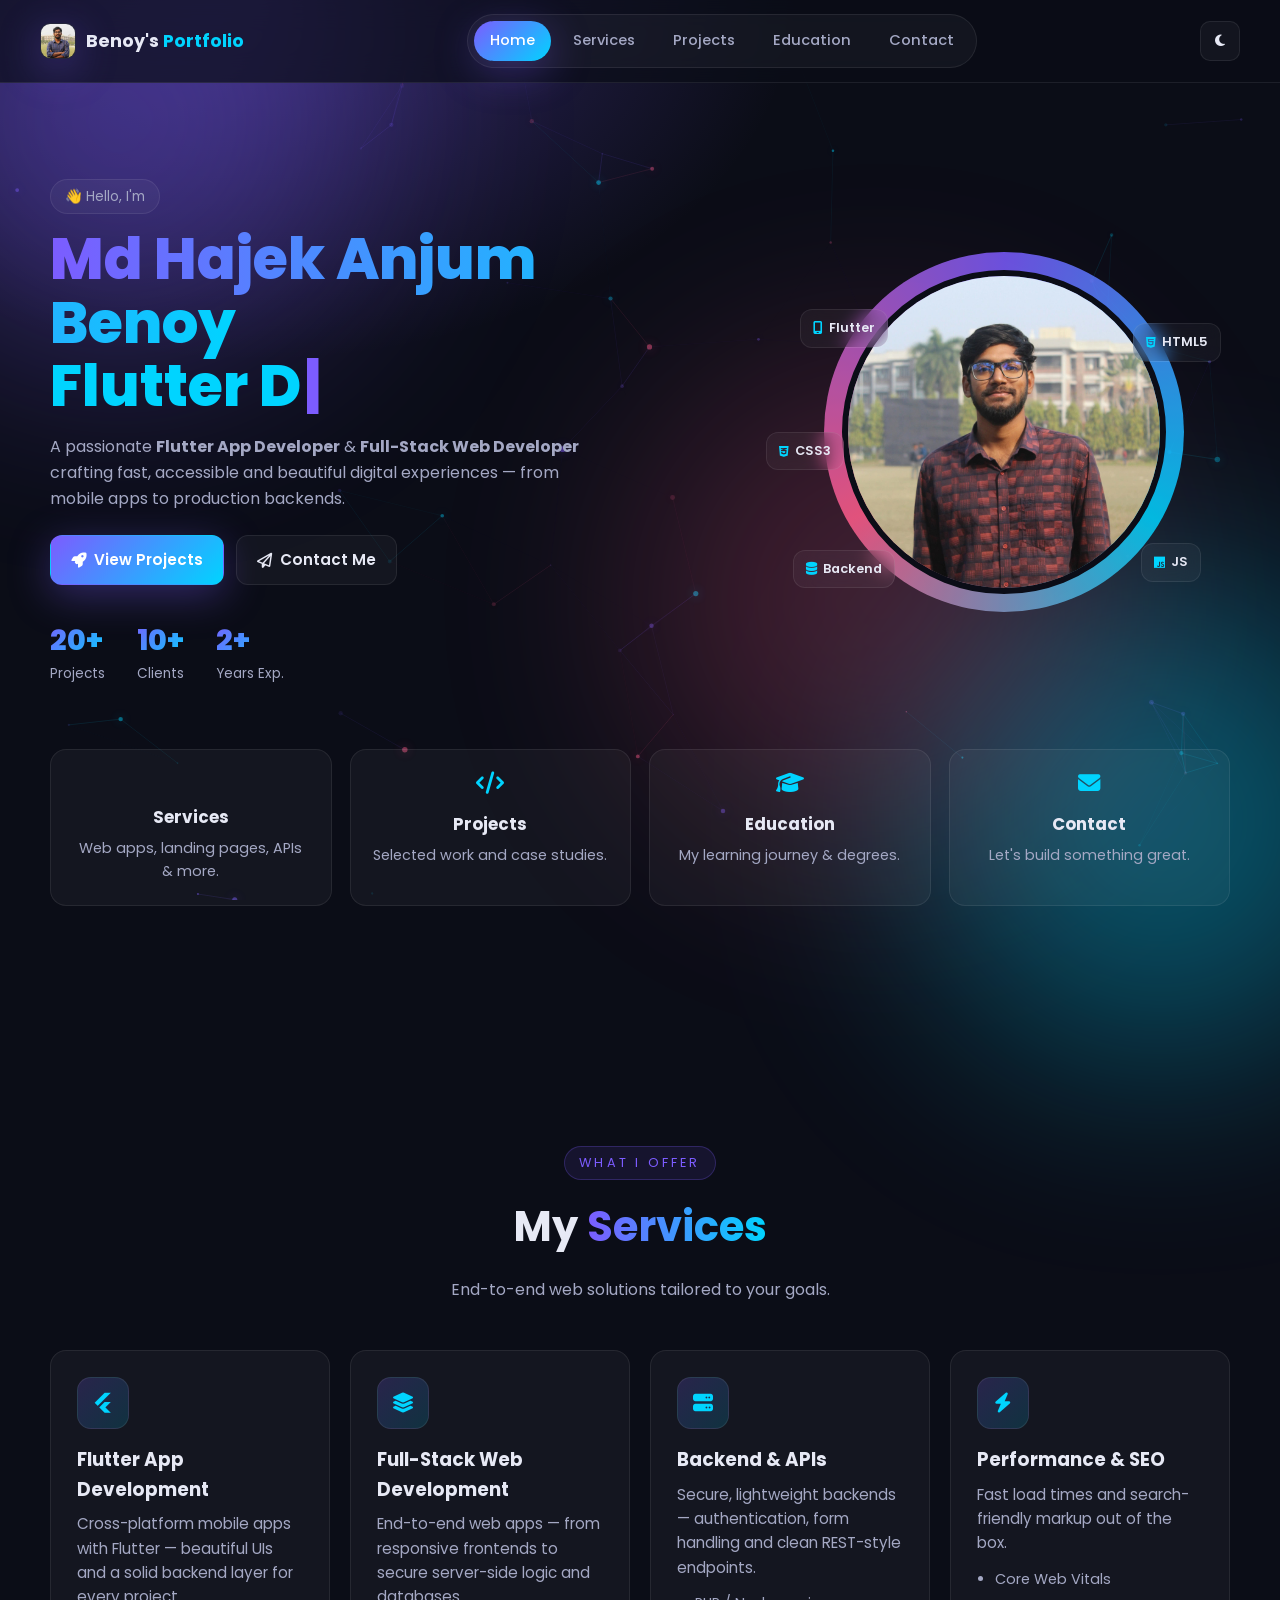
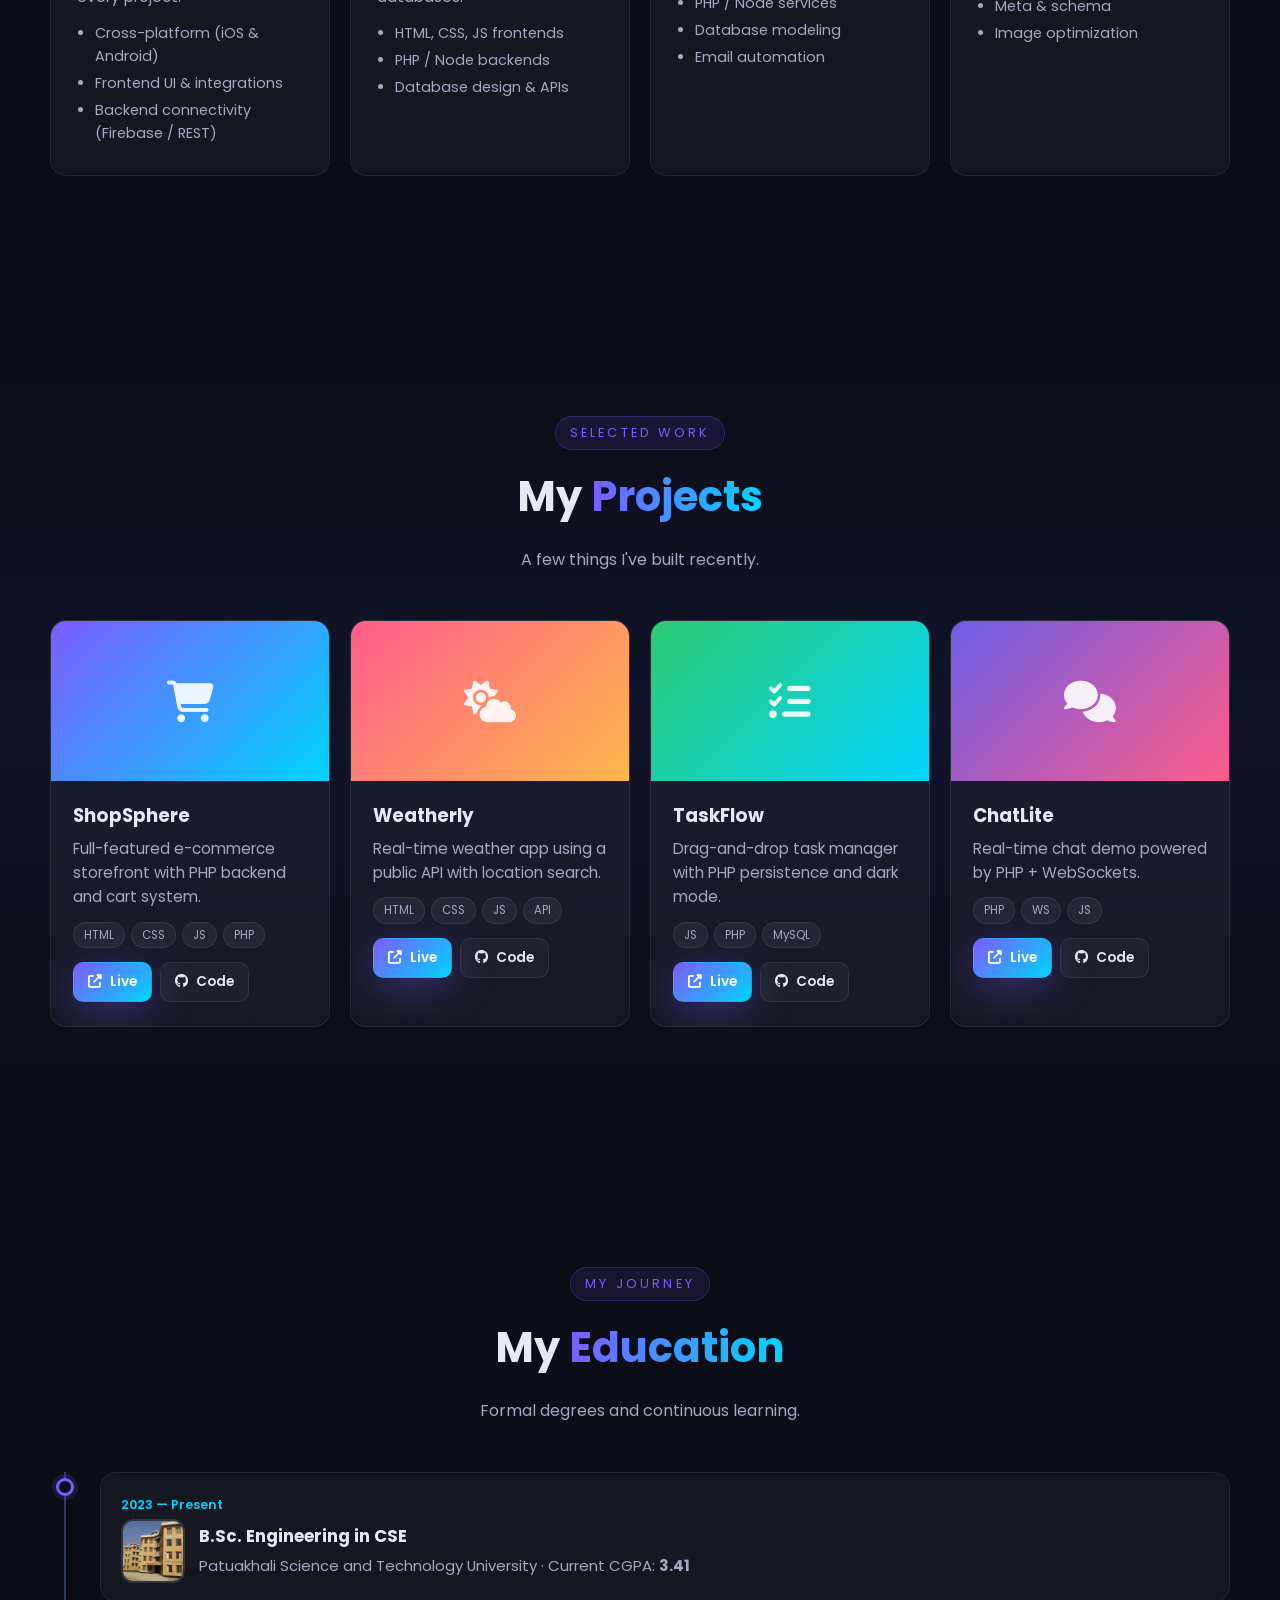
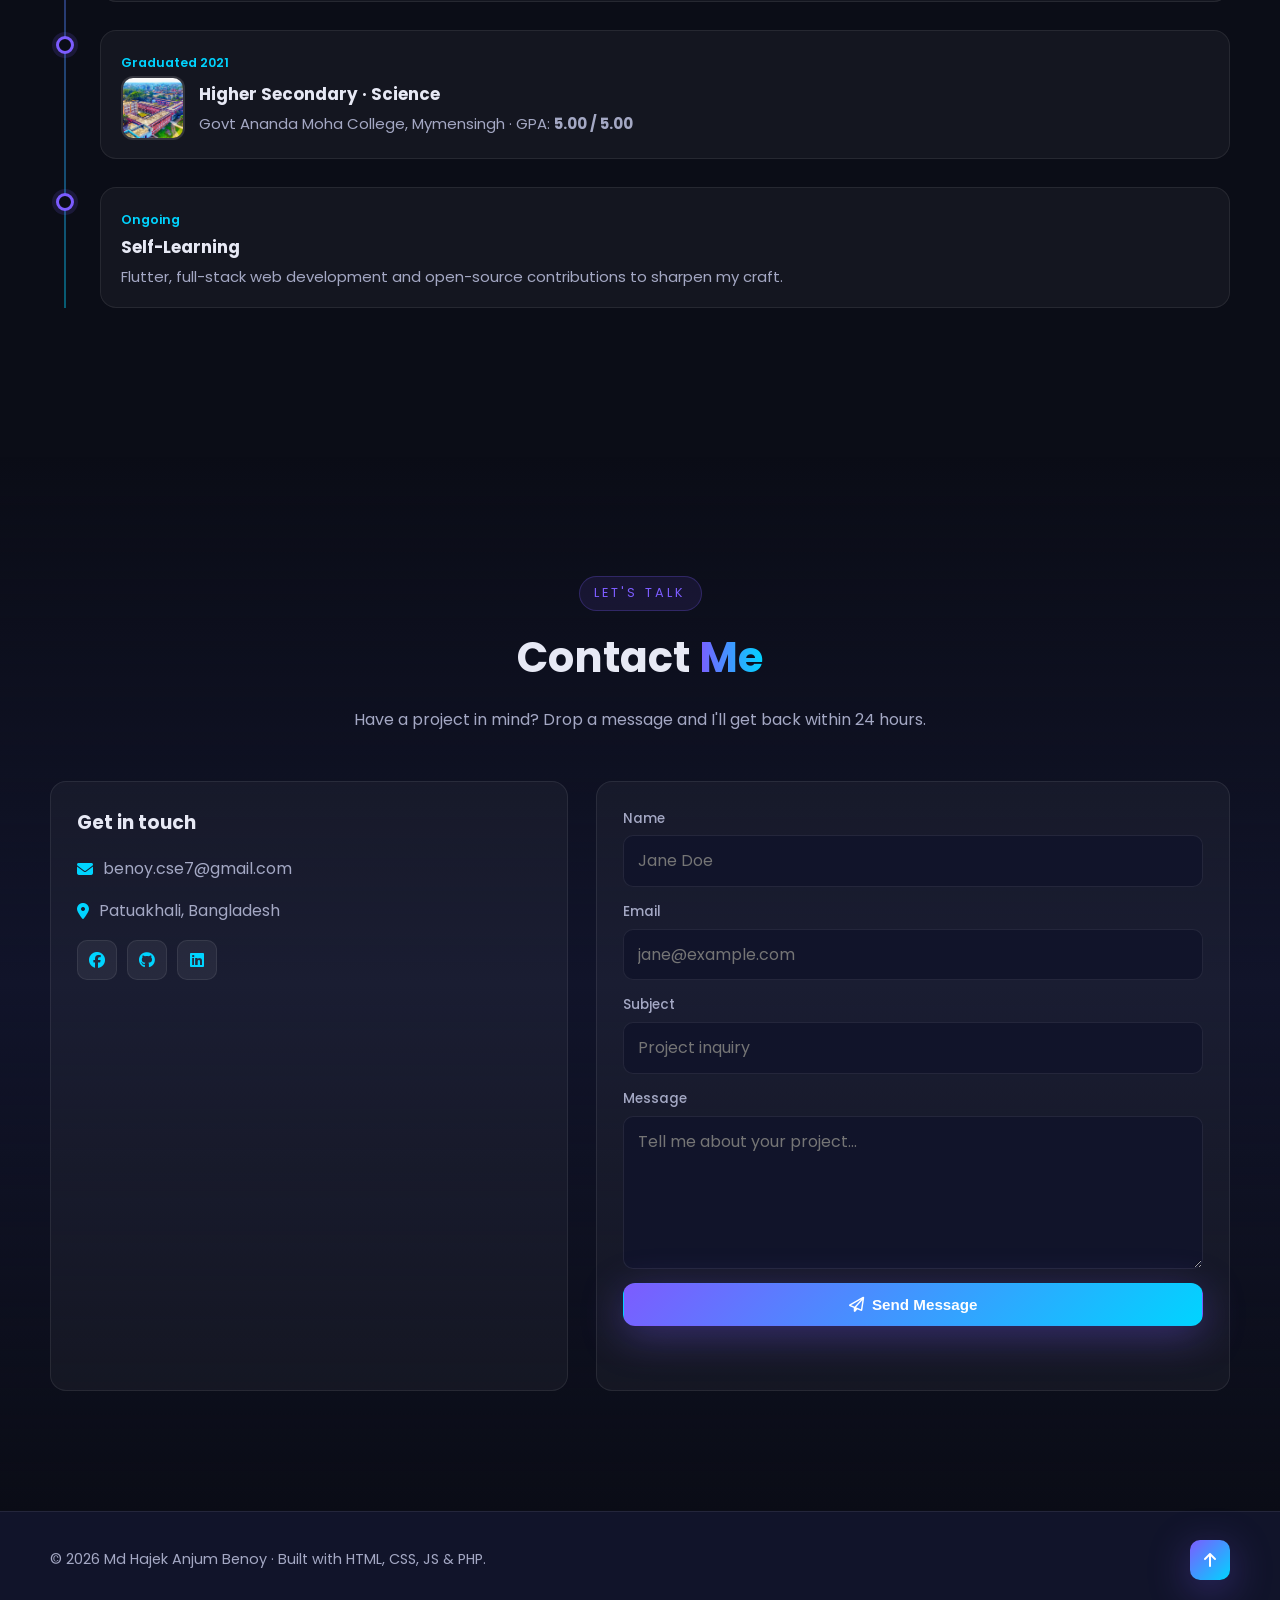
<file: index.html>
<!DOCTYPE html>
<html lang="en">
<head>
  <meta charset="UTF-8" />
  <meta name="viewport" content="width=device-width, initial-scale=1.0" />
  <meta name="description" content="Personal portfolio of Md Hajek Anjum Benoy — Flutter & Full-Stack Web Developer. Services, projects, education and contact." />
  <meta name="author" content="Md Hajek Anjum Benoy" />
  <title>Benoy's Portfolio</title>

  <link rel="preconnect" href="https://fonts.googleapis.com" />
  <link rel="preconnect" href="https://fonts.gstatic.com" crossorigin />
  <link href="https://fonts.googleapis.com/css2?family=Poppins:wght@300;400;500;600;700;800&family=Fira+Code:wght@400;500&display=swap" rel="stylesheet" />

  <link rel="stylesheet" href="https://cdnjs.cloudflare.com/ajax/libs/font-awesome/6.5.1/css/all.min.css" />
  <link rel="stylesheet" href="assets/css/style.css" />
  <!-- Favicon: try JPG first, fall back to SVG so the tab always has an icon -->
  <link rel="icon" type="image/jpeg" href="assets/img/favicon.jpg" sizes="any" />
  <link rel="icon" type="image/svg+xml" href="assets/img/favicon.svg" />
</head>
<body>
  <!-- Scroll progress bar -->
  <div class="scroll-progress" id="scrollProgress"></div>

  <!-- Animated background -->
  <div class="bg-mesh" aria-hidden="true"></div>
  <canvas class="bg-canvas" id="bgCanvas" aria-hidden="true"></canvas>
  <div class="bg-orbs" aria-hidden="true">
    <span></span><span></span><span></span>
  </div>

  <!-- Navbar -->
  <header class="navbar" id="navbar">
    <a href="#home" class="brand">
      <img src="assets/img/favicon.jpg" alt="" class="brand-favicon" />
      <span class="brand-text">Benoy's<span> Portfolio</span></span>
    </a>

    <nav class="nav-links" id="navLinks">
      <a href="#home" class="nav-link active" data-target="home">Home</a>
      <a href="#services" class="nav-link" data-target="services">Services</a>
      <a href="#projects" class="nav-link" data-target="projects">Projects</a>
      <a href="#education" class="nav-link" data-target="education">Education</a>
      <a href="#contact" class="nav-link" data-target="contact">Contact</a>
    </nav>

    <div class="nav-actions">
      <button class="theme-toggle" id="themeToggle" aria-label="Toggle theme">
        <i class="fa-solid fa-moon"></i>
      </button>
      <button class="menu-toggle" id="menuToggle" aria-label="Toggle menu">
        <span></span><span></span><span></span>
      </button>
    </div>
  </header>

  <main>
    <!-- HOME -->
    <section id="home" class="section hero">
      <div class="container hero-grid">
        <div class="hero-text reveal">
          <span class="pill">👋 Hello, I'm</span>
          <h1 class="hero-title">
            <span class="gradient-text">Md Hajek Anjum Benoy</span><br />
            <span class="typed" id="typed"></span><span class="caret">|</span>
          </h1>
          <p class="hero-sub">
            A passionate <strong>Flutter App Developer</strong> &amp; <strong>Full-Stack Web Developer</strong>
            crafting fast, accessible and beautiful digital experiences — from mobile apps to
            production backends.
          </p>
          <div class="hero-cta">
            <a href="#projects" class="btn btn-primary">
              <i class="fa-solid fa-rocket"></i> View Projects
            </a>
            <a href="#contact" class="btn btn-ghost">
              <i class="fa-regular fa-paper-plane"></i> Contact Me
            </a>
          </div>
          <div class="hero-stats">
            <div><strong data-count="20">0</strong><span>Projects</span></div>
            <div><strong data-count="10">0</strong><span>Clients</span></div>
            <div><strong data-count="2">0</strong><span>Years Exp.</span></div>
          </div>
        </div>

        <div class="hero-art reveal">
          <!-- Cartoon character that peeks out from behind the avatar and waves -->
          <div class="peeker" aria-hidden="true">
            <img src="assets/img/peeker.svg" alt="" class="peeker-img" />
            <div class="peeker-bubble">Hi! <span class="peeker-wave">👋</span></div>
          </div>

          <div class="avatar-wrap">
            <div class="avatar-ring"></div>
            <img src="assets/img/avatar.jpg" alt="Md Hajek Anjum Benoy" class="avatar" />
            <span class="float-tag t1"><i class="fa-solid fa-mobile-screen"></i> Flutter</span>
            <span class="float-tag t2"><i class="fa-brands fa-html5"></i> HTML5</span>
            <span class="float-tag t3"><i class="fa-brands fa-css3-alt"></i> CSS3</span>
            <span class="float-tag t4"><i class="fa-brands fa-js"></i> JS</span>
            <span class="float-tag t5"><i class="fa-solid fa-database"></i> Backend</span>
          </div>
        </div>
      </div>

      <!-- Quick overview cards so "all sections available in home" feels true -->
      <div class="container">
        <div class="quick-grid">
          <a href="#services" class="quick-card reveal">
            <i class="fa-solid fa-gripes"></i>
            <h3>Services</h3>
            <p>Web apps, landing pages, APIs & more.</p>
          </a>
          <a href="#projects" class="quick-card reveal">
            <i class="fa-solid fa-code"></i>
            <h3>Projects</h3>
            <p>Selected work and case studies.</p>
          </a>
          <a href="#education" class="quick-card reveal">
            <i class="fa-solid fa-graduation-cap"></i>
            <h3>Education</h3>
            <p>My learning journey & degrees.</p>
          </a>
          <a href="#contact" class="quick-card reveal">
            <i class="fa-solid fa-envelope"></i>
            <h3>Contact</h3>
            <p>Let's build something great.</p>
          </a>
        </div>
      </div>
    </section>

    <!-- SERVICES -->
    <section id="services" class="section">
      <div class="container">
        <header class="section-head reveal">
          <span class="kicker">What I offer</span>
          <h2>My <span class="gradient-text">Services</span></h2>
          <p>End-to-end web solutions tailored to your goals.</p>
        </header>

        <div class="cards-grid">
          <article class="card reveal">
            <div class="card-icon"><i class="fa-brands fa-flutter"></i></div>
            <h3>Flutter App Development</h3>
            <p>Cross-platform mobile apps with Flutter — beautiful UIs and a solid backend layer for every project.</p>
            <ul>
              <li>Cross-platform (iOS &amp; Android)</li>
              <li>Frontend UI &amp; integrations</li>
              <li>Backend connectivity (Firebase / REST)</li>
            </ul>
          </article>
          <article class="card reveal">
            <div class="card-icon"><i class="fa-solid fa-layer-group"></i></div>
            <h3>Full-Stack Web Development</h3>
            <p>End-to-end web apps — from responsive frontends to secure server-side logic and databases.</p>
            <ul>
              <li>HTML, CSS, JS frontends</li>
              <li>PHP / Node backends</li>
              <li>Database design &amp; APIs</li>
            </ul>
          </article>
          <article class="card reveal">
            <div class="card-icon"><i class="fa-solid fa-server"></i></div>
            <h3>Backend &amp; APIs</h3>
            <p>Secure, lightweight backends — authentication, form handling and clean REST-style endpoints.</p>
            <ul>
              <li>PHP / Node services</li>
              <li>Database modeling</li>
              <li>Email automation</li>
            </ul>
          </article>
          <article class="card reveal">
            <div class="card-icon"><i class="fa-solid fa-bolt"></i></div>
            <h3>Performance &amp; SEO</h3>
            <p>Fast load times and search-friendly markup out of the box.</p>
            <ul>
              <li>Core Web Vitals</li>
              <li>Meta &amp; schema</li>
              <li>Image optimization</li>
            </ul>
          </article>
        </div>
      </div>
    </section>

    <!-- PROJECTS -->
    <section id="projects" class="section alt">
      <div class="container">
        <header class="section-head reveal">
          <span class="kicker">Selected work</span>
          <h2>My <span class="gradient-text">Projects</span></h2>
          <p>A few things I've built recently.</p>
        </header>

        <div class="cards-grid projects-grid">
          <article class="card project reveal">
            <div class="project-thumb gradient-1">
              <i class="fa-solid fa-cart-shopping"></i>
            </div>
            <div class="project-body">
              <h3>ShopSphere</h3>
              <p>Full-featured e-commerce storefront with PHP backend and cart system.</p>
              <div class="tags"><span>HTML</span><span>CSS</span><span>JS</span><span>PHP</span></div>
              <div class="project-links">
                <a href="#" class="btn btn-sm btn-primary"><i class="fa-solid fa-up-right-from-square"></i> Live</a>
                <a href="#" class="btn btn-sm btn-ghost"><i class="fa-brands fa-github"></i> Code</a>
              </div>
            </div>
          </article>

          <article class="card project reveal">
            <div class="project-thumb gradient-2">
              <i class="fa-solid fa-cloud-sun"></i>
            </div>
            <div class="project-body">
              <h3>Weatherly</h3>
              <p>Real-time weather app using a public API with location search.</p>
              <div class="tags"><span>HTML</span><span>CSS</span><span>JS</span><span>API</span></div>
              <div class="project-links">
                <a href="#" class="btn btn-sm btn-primary"><i class="fa-solid fa-up-right-from-square"></i> Live</a>
                <a href="#" class="btn btn-sm btn-ghost"><i class="fa-brands fa-github"></i> Code</a>
              </div>
            </div>
          </article>

          <article class="card project reveal">
            <div class="project-thumb gradient-3">
              <i class="fa-solid fa-list-check"></i>
            </div>
            <div class="project-body">
              <h3>TaskFlow</h3>
              <p>Drag-and-drop task manager with PHP persistence and dark mode.</p>
              <div class="tags"><span>JS</span><span>PHP</span><span>MySQL</span></div>
              <div class="project-links">
                <a href="#" class="btn btn-sm btn-primary"><i class="fa-solid fa-up-right-from-square"></i> Live</a>
                <a href="#" class="btn btn-sm btn-ghost"><i class="fa-brands fa-github"></i> Code</a>
              </div>
            </div>
          </article>

          <article class="card project reveal">
            <div class="project-thumb gradient-4">
              <i class="fa-solid fa-comments"></i>
            </div>
            <div class="project-body">
              <h3>ChatLite</h3>
              <p>Real-time chat demo powered by PHP + WebSockets.</p>
              <div class="tags"><span>PHP</span><span>WS</span><span>JS</span></div>
              <div class="project-links">
                <a href="#" class="btn btn-sm btn-primary"><i class="fa-solid fa-up-right-from-square"></i> Live</a>
                <a href="#" class="btn btn-sm btn-ghost"><i class="fa-brands fa-github"></i> Code</a>
              </div>
            </div>
          </article>
        </div>
      </div>
    </section>

    <!-- EDUCATION -->
    <section id="education" class="section">
      <div class="container">
        <header class="section-head reveal">
          <span class="kicker">My journey</span>
          <h2>My <span class="gradient-text">Education</span></h2>
          <p>Formal degrees and continuous learning.</p>
        </header>

        <ol class="timeline">
          <li class="reveal">
            <span class="dot"></span>
            <div class="t-content">
              <span class="t-date">2023 — Present</span>
              <div class="t-head">
                <img src="assets/img/varsity.jpg" alt="PSTU campus" class="t-thumb" />
                <div>
                  <h3>B.Sc. Engineering in CSE</h3>
                  <p>Patuakhali Science and Technology University · Current CGPA: <strong>3.41</strong></p>
                </div>
              </div>
            </div>
          </li>
          <li class="reveal">
            <span class="dot"></span>
            <div class="t-content">
              <span class="t-date">Graduated 2021</span>
              <div class="t-head">
                <img src="assets/img/college.jpg" alt="Ananda Moha College" class="t-thumb" />
                <div>
                  <h3>Higher Secondary · Science</h3>
                  <p>Govt Ananda Moha College, Mymensingh · GPA: <strong>5.00 / 5.00</strong></p>
                </div>
              </div>
            </div>
          </li>
          <li class="reveal">
            <span class="dot"></span>
            <div class="t-content">
              <span class="t-date">Ongoing</span>
              <div class="t-head">
                <div>
                  <h3>Self-Learning</h3>
                  <p>Flutter, full-stack web development and open-source contributions to sharpen my craft.</p>
                </div>
              </div>
            </div>
          </li>
        </ol>
      </div>
    </section>

    <!-- CONTACT -->
    <section id="contact" class="section alt">
      <div class="container">
        <header class="section-head reveal">
          <span class="kicker">Let's talk</span>
          <h2>Contact <span class="gradient-text">Me</span></h2>
          <p>Have a project in mind? Drop a message and I'll get back within 24 hours.</p>
        </header>

        <div class="contact-grid">
          <div class="contact-info reveal">
            <h3>Get in touch</h3>
            <p><i class="fa-solid fa-envelope"></i> benoy.cse7@gmail.com</p>
            <p><i class="fa-solid fa-location-dot"></i> Patuakhali, Bangladesh</p>
            <div class="socials">
              <a href="https://www.facebook.com/share/1EVM1RdZfU/" target="_blank" rel="noopener" aria-label="Facebook"><i class="fa-brands fa-facebook"></i></a>
              <a href="https://github.com/benoy-07" target="_blank" rel="noopener" aria-label="GitHub"><i class="fa-brands fa-github"></i></a>
              <a href="https://www.linkedin.com/in/md-hajek-anjum-benoy-76b601281?utm_source=share&amp;utm_campaign=share_via&amp;utm_content=profile&amp;utm_medium=android_app" target="_blank" rel="noopener" aria-label="LinkedIn"><i class="fa-brands fa-linkedin"></i></a>
            </div>
          </div>

          <!-- PHP form posts to php/contact.php. On GitHub Pages the PHP won't run,
               so we include a JS fallback that intercepts submit and shows a notice. -->
          <form class="contact-form reveal" id="contactForm" action="php/contact.php" method="POST" novalidate>
            <div class="field">
              <label for="name">Name</label>
              <input type="text" id="name" name="name" placeholder="Jane Doe" required minlength="2" />
            </div>
            <div class="field">
              <label for="email">Email</label>
              <input type="email" id="email" name="email" placeholder="jane@example.com" required />
            </div>
            <div class="field">
              <label for="subject">Subject</label>
              <input type="text" id="subject" name="subject" placeholder="Project inquiry" required minlength="3" />
            </div>
            <div class="field">
              <label for="message">Message</label>
              <textarea id="message" name="message" rows="5" placeholder="Tell me about your project..." required minlength="10"></textarea>
            </div>
            <button type="submit" class="btn btn-primary btn-block">
              <i class="fa-regular fa-paper-plane"></i> Send Message
            </button>
            <p class="form-status" id="formStatus" role="status" aria-live="polite"></p>
          </form>
        </div>
      </div>
    </section>
  </main>

  <footer class="footer">
    <div class="container">
      <p>© <span id="year"></span> Md Hajek Anjum Benoy · Built with HTML, CSS, JS &amp; PHP.</p>
      <a href="#home" class="to-top" aria-label="Back to top"><i class="fa-solid fa-arrow-up"></i></a>
    </div>
  </footer>

  <script src="assets/js/script.js"></script>
</body>
</html>
</file>
<file: assets/css/style.css>
/* =========================================================
   Portfolio · stylesheet
   Sections: 1) Tokens · 2) Base · 3) Background · 4) Navbar
             5) Hero · 6) Quick grid · 7) Sections · 8) Cards
             9) Projects · 10) Timeline · 11) Contact · 12) Footer
             13) Reveal · 14) Responsive
   ========================================================= */

/* 1) Tokens ---------------------------------------------------- */
:root {
  --bg: #0b0d17;
  --bg-2: #11142a;
  --surface: rgba(255, 255, 255, 0.04);
  --surface-2: rgba(255, 255, 255, 0.06);
  --border: rgba(255, 255, 255, 0.08);
  --text: #e7e9f5;
  --text-dim: #a4a8c4;
  --primary: #7c5cff;
  --primary-2: #00d4ff;
  --accent: #ff5c8a;
  --success: #2ecc71;
  --danger: #ff5470;
  --radius: 16px;
  --radius-sm: 10px;
  --shadow: 0 20px 60px rgba(0, 0, 0, 0.35);
  --shadow-glow: 0 10px 40px rgba(124, 92, 255, 0.35);
  --container: 1180px;
  --ease: cubic-bezier(0.22, 1, 0.36, 1);
}

html[data-theme="light"] {
  --bg: #f4f6fb;
  --bg-2: #ffffff;
  --surface: #ffffff;
  --surface-2: #f0f2fa;
  --border: rgba(10, 14, 35, 0.08);
  --text: #14172b;
  --text-dim: #4b5079;
  --shadow: 0 18px 50px rgba(10, 14, 35, 0.08);
}

/* 2) Base ------------------------------------------------------ */
* { box-sizing: border-box; }

html { scroll-behavior: smooth; }

html { background: var(--bg); }

body {
  margin: 0;
  font-family: 'Poppins', system-ui, -apple-system, Segoe UI, Roboto, sans-serif;
  background: transparent;
  color: var(--text);
  line-height: 1.6;
  overflow-x: hidden;
  -webkit-font-smoothing: antialiased;
}

a { color: inherit; text-decoration: none; }
img { max-width: 100%; display: block; }

.container {
  width: min(100% - 2rem, var(--container));
  margin-inline: auto;
}

.section {
  padding: clamp(64px, 10vw, 120px) 0;
  position: relative;
}

.section.alt {
  background: linear-gradient(180deg, transparent, var(--bg-2) 50%, transparent);
}

.section-head {
  text-align: center;
  margin-bottom: 48px;
}

.kicker {
  display: inline-block;
  font-size: 0.8rem;
  letter-spacing: 0.25em;
  text-transform: uppercase;
  color: var(--primary);
  background: rgba(124, 92, 255, 0.1);
  border: 1px solid rgba(124, 92, 255, 0.25);
  padding: 6px 14px;
  border-radius: 999px;
}

.section-head h2 {
  font-size: clamp(2rem, 4vw, 2.6rem);
  margin: 14px 0 8px;
  font-weight: 700;
}

.section-head p { color: var(--text-dim); }

.gradient-text {
  background: linear-gradient(90deg, var(--primary), var(--primary-2));
  -webkit-background-clip: text;
  background-clip: text;
  color: transparent;
}

/* 3) Animated background ------------------------------------- */
.bg-mesh,
.bg-canvas,
.bg-orbs {
  position: fixed;
  inset: 0;
  pointer-events: none;
}

.bg-mesh    { z-index: 0; }
.bg-canvas  { z-index: 1; }
.bg-orbs    { z-index: 2; }

/* Content sits above the animated background */
.navbar,
main,
.footer { position: relative; z-index: 5; }

/* Animated gradient mesh */
.bg-mesh {
  background:
    radial-gradient(900px 600px at 10% 0%, rgba(124, 92, 255, 0.35), transparent 60%),
    radial-gradient(800px 600px at 90% 30%, rgba(0, 212, 255, 0.28), transparent 60%),
    radial-gradient(900px 700px at 50% 100%, rgba(255, 92, 138, 0.22), transparent 60%),
    var(--bg);
  background-size: 200% 200%, 200% 200%, 200% 200%, 100% 100%;
  animation: meshShift 22s ease-in-out infinite;
}

html[data-theme="light"] .bg-mesh {
  background:
    radial-gradient(900px 600px at 10% 0%, rgba(124, 92, 255, 0.18), transparent 60%),
    radial-gradient(800px 600px at 90% 30%, rgba(0, 212, 255, 0.15), transparent 60%),
    radial-gradient(900px 700px at 50% 100%, rgba(255, 92, 138, 0.12), transparent 60%),
    var(--bg);
}

@keyframes meshShift {
  0%, 100% { background-position: 0% 0%, 100% 0%, 50% 100%, 0 0; }
  50%      { background-position: 30% 30%, 70% 60%, 60% 40%, 0 0; }
}

/* Particle canvas sits above the mesh, behind everything else */
.bg-canvas {
  width: 100%;
  height: 100%;
  opacity: 0.85;
}

.bg-orbs span {
  position: absolute;
  width: 480px; height: 480px;
  border-radius: 50%;
  filter: blur(110px);
  opacity: 0.35;
  animation: float 18s ease-in-out infinite;
}

.bg-orbs span:nth-child(1) { background: #7c5cff; top: -120px; left: -120px; }
.bg-orbs span:nth-child(2) { background: #00d4ff; bottom: -160px; right: -120px; animation-delay: -6s; }
.bg-orbs span:nth-child(3) { background: #ff5c8a; top: 40%; left: 50%; animation-delay: -12s; opacity: 0.22; }

@keyframes float {
  0%, 100% { transform: translate(0, 0) scale(1); }
  50% { transform: translate(40px, -30px) scale(1.08); }
}

/* Scroll progress bar */
.scroll-progress {
  position: fixed;
  top: 0; left: 0;
  height: 3px;
  width: 0%;
  background: linear-gradient(90deg, var(--primary), var(--primary-2));
  z-index: 100;
  transition: width 0.1s linear;
}

/* 4) Navbar --------------------------------------------------- */
.navbar {
  position: sticky;
  top: 0;
  z-index: 50;
  display: flex;
  align-items: center;
  justify-content: space-between;
  gap: 1rem;
  padding: 14px clamp(1rem, 4vw, 2.5rem);
  padding-top: max(14px, env(safe-area-inset-top));
  backdrop-filter: blur(14px);
  -webkit-backdrop-filter: blur(14px);
  background: color-mix(in srgb, var(--bg) 70%, transparent);
  border-bottom: 1px solid var(--border);
}

.brand {
  display: flex;
  align-items: center;
  gap: 10px;
  font-weight: 700;
  font-size: 1.1rem;
}

.brand-favicon {
  width: 36px;
  height: 36px;
  border-radius: 10px;
  object-fit: cover;
  box-shadow: var(--shadow-glow);
  border: 1px solid var(--border);
  background: var(--bg-2);
  flex-shrink: 0;
}

.brand-mark {
  display: inline-grid;
  place-items: center;
  width: 36px; height: 36px;
  border-radius: 10px;
  background: linear-gradient(135deg, var(--primary), var(--primary-2));
  color: #fff;
  font-family: 'Fira Code', monospace;
  box-shadow: var(--shadow-glow);
}

.brand-text span { color: var(--primary-2); }

.nav-links {
  display: flex;
  gap: 6px;
  background: var(--surface);
  padding: 6px;
  border-radius: 999px;
  border: 1px solid var(--border);
}

.nav-link {
  position: relative;
  padding: 8px 16px;
  border-radius: 999px;
  font-size: 0.92rem;
  font-weight: 500;
  color: var(--text-dim);
  transition: color 0.25s var(--ease), background 0.25s var(--ease);
}

.nav-link:hover { color: var(--text); }

.nav-link.active {
  color: #fff;
  background: linear-gradient(135deg, var(--primary), var(--primary-2));
  box-shadow: var(--shadow-glow);
}

.nav-actions { display: flex; gap: 8px; }

.theme-toggle,
.menu-toggle {
  width: 40px; height: 40px;
  display: grid; place-items: center;
  border-radius: 10px;
  border: 1px solid var(--border);
  background: var(--surface);
  color: var(--text);
  cursor: pointer;
  transition: transform 0.2s var(--ease), background 0.2s var(--ease);
}

.theme-toggle:hover,
.menu-toggle:hover { transform: translateY(-2px); background: var(--surface-2); }

.menu-toggle { display: none; flex-direction: column; gap: 4px; }
.menu-toggle span {
  display: block;
  width: 18px; height: 2px;
  background: var(--text);
  border-radius: 2px;
  transition: transform 0.3s var(--ease), opacity 0.3s var(--ease);
}

.menu-toggle.open span:nth-child(1) { transform: translateY(6px) rotate(45deg); }
.menu-toggle.open span:nth-child(2) { opacity: 0; }
.menu-toggle.open span:nth-child(3) { transform: translateY(-6px) rotate(-45deg); }

/* 5) Hero ----------------------------------------------------- */
.hero { padding-top: clamp(48px, 8vw, 96px); }

.hero-grid {
  display: grid;
  grid-template-columns: 1.2fr 0.8fr;
  align-items: center;
  gap: 48px;
}

.pill {
  display: inline-block;
  padding: 6px 14px;
  border-radius: 999px;
  background: var(--surface);
  border: 1px solid var(--border);
  font-size: 0.85rem;
  color: var(--text-dim);
}

.hero-title {
  font-size: clamp(2.2rem, 5vw, 3.6rem);
  line-height: 1.1;
  margin: 14px 0 16px;
  font-weight: 800;
}

.typed { color: var(--primary-2); transition: color 0.3s ease; }
.caret {
  display: inline-block;
  margin-left: 4px;
  animation: blink 1.1s ease-in-out infinite;
  color: var(--primary);
  will-change: opacity;
}
@keyframes blink { 0%, 100% { opacity: 1; } 50% { opacity: 0; } }

.hero-sub {
  color: var(--text-dim);
  max-width: 56ch;
  margin-bottom: 24px;
}

.hero-cta { display: flex; gap: 12px; flex-wrap: wrap; margin-bottom: 32px; }

.btn {
  display: inline-flex;
  align-items: center;
  gap: 8px;
  padding: 12px 20px;
  border-radius: 12px;
  font-weight: 600;
  font-size: 0.95rem;
  cursor: pointer;
  border: 1px solid transparent;
  transition: transform 0.25s var(--ease), box-shadow 0.25s var(--ease), background 0.25s var(--ease);
}

.btn:hover { transform: translateY(-2px); }

.btn-primary {
  color: #fff;
  background: linear-gradient(135deg, var(--primary), var(--primary-2));
  box-shadow: var(--shadow-glow);
}

.btn-ghost {
  background: var(--surface);
  color: var(--text);
  border-color: var(--border);
}

.btn-ghost:hover { background: var(--surface-2); }

.btn-sm { padding: 8px 14px; font-size: 0.85rem; border-radius: 10px; }
.btn-block { width: 100%; justify-content: center; }

.hero-stats {
  display: flex;
  gap: 32px;
  flex-wrap: wrap;
}

.hero-stats div {
  display: flex; flex-direction: column;
}

.hero-stats strong {
  font-size: 1.8rem;
  font-weight: 800;
  background: linear-gradient(135deg, var(--primary), var(--primary-2));
  -webkit-background-clip: text;
  background-clip: text;
  color: transparent;
}

.hero-stats span { color: var(--text-dim); font-size: 0.85rem; }

/* Hero artwork */
.hero-art {
  display: grid;
  place-items: center;
  position: relative;
}

.avatar-wrap {
  position: relative;
  width: min(340px, 80vw);
  aspect-ratio: 1;
  margin-inline: 12px;
  z-index: 2; /* sit above the peeker so the character hides behind the photo */
}

.avatar-ring {
  position: absolute; inset: -10px;
  border-radius: 50%;
  background: conic-gradient(from 0deg, var(--primary), var(--primary-2), var(--accent), var(--primary));
  filter: blur(0.5px);
  animation: spin 12s linear infinite;
  opacity: 0.85;
}

@keyframes spin { to { transform: rotate(360deg); } }

.avatar {
  position: absolute; inset: 8px;
  border-radius: 50%;
  background: var(--bg-2);
  border: 6px solid var(--bg);
  width: calc(100% - 16px);
  height: calc(100% - 16px);
  object-fit: cover;
}

/* Cartoon character that peeks from behind the avatar --------- */
/* The SVG character slides UP from below the avatar's top edge,
   grips the ring with both hands, waves, and slides back down. */
.peeker {
  position: absolute;
  z-index: 1;              /* sits BEHIND the avatar-wrap so the photo hides the body */
  bottom: 92%;             /* anchor above the avatar's top edge */
  left: 50%;
  width: 150px;
  height: 180px;
  pointer-events: none;
  transform: translate(-50%, 60px) scale(0.95);
  opacity: 0;
  animation: peeker-pop 6.5s ease-in-out infinite;
  animation-delay: 1s;
  will-change: transform, opacity;
}

.peeker-img {
  width: 100%;
  height: 100%;
  display: block;
  filter: drop-shadow(0 6px 14px rgba(0,0,0,.45));
  /* The SVG viewBox is 200x240 — face is at y=108 (45% from top).
     Shift the image UP so the head sits at the top of the container. */
  object-fit: cover;
  object-position: center 18%;
  animation: peeker-bob 2.4s ease-in-out infinite;
}

/* "Hi! 👋" speech bubble — appears next to the head when peeking */
.peeker-bubble {
  position: absolute;
  top: 4%;
  right: -10%;
  background: #fff;
  color: #1a1230;
  font-family: 'Poppins', sans-serif;
  font-weight: 700;
  font-size: 0.9rem;
  padding: 6px 12px;
  border-radius: 14px;
  border: 2px solid #1a1230;
  box-shadow: 0 4px 10px rgba(0,0,0,.35);
  white-space: nowrap;
  animation: peeker-bubble-bob 1.6s ease-in-out infinite;
  z-index: 3;
  opacity: 0;
  animation: peeker-bubble-show 6.5s ease-in-out infinite;
  animation-delay: 1s;
}
.peeker-wave {
  display: inline-block;
  transform-origin: 70% 70%;
  animation: peeker-wave-emoji 1.2s ease-in-out infinite;
}

/* Animations */
@keyframes peeker-pop {
  0%,   6%  { transform: translate(-50%, 60px) scale(0.95); opacity: 0; }
  14%, 24% { transform: translate(-50%, 0px)  scale(1);    opacity: 1; }
  60%, 72% { transform: translate(-50%, 0px)  scale(1);    opacity: 1; }
  88%, 100%{ transform: translate(-50%, 60px) scale(0.95); opacity: 0; }
}
@keyframes peeker-bob {
  0%, 100% { transform: translateY(0)    rotate(-1deg); }
  50%      { transform: translateY(-3px) rotate(1deg);  }
}
@keyframes peeker-wave-emoji {
  0%, 100% { transform: rotate(0deg); }
  25%      { transform: rotate(22deg); }
  75%      { transform: rotate(-18deg); }
}
@keyframes peeker-bubble-show {
  0%,   6%  { opacity: 0; transform: translateY(6px); }
  20%, 65% { opacity: 1; transform: translateY(0); }
  80%, 100%{ opacity: 0; transform: translateY(6px); }
}

/* Hide on small screens — too cluttered with the float-tags */
@media (max-width: 720px) {
  .peeker { display: none; }
}
@media (prefers-reduced-motion: reduce) {
  .peeker, .peeker-img { animation: none; opacity: 1; transform: none; }
  .peeker-bubble, .peeker-wave { animation: none; opacity: 1; transform: none; }
}

.float-tag {
  position: absolute;
  display: inline-flex;
  align-items: center;
  gap: 6px;
  padding: 8px 12px;
  border-radius: 12px;
  background: var(--surface);
  border: 1px solid var(--border);
  font-size: 0.8rem;
  font-weight: 600;
  backdrop-filter: blur(10px);
  animation: bob 4s ease-in-out infinite;
}

.float-tag i { color: var(--primary-2); }

.float-tag.t1 { top: 14%; left: -10%; }
.float-tag.t2 { top: 18%; right: -14%; animation-delay: -1s; }
.float-tag.t3 { top: 50%; left: -20%; animation-delay: -2s; }
.float-tag.t4 { bottom: 6%; right: -8%; animation-delay: -3s; }
.float-tag.t5 { bottom: 4%; left: -12%; animation-delay: -4s; }

@keyframes bob {
  0%, 100% { transform: translateY(0); }
  50% { transform: translateY(-8px); }
}

/* 6) Quick grid (overview cards in home) ---------------------- */
.quick-grid {
  margin-top: 64px;
  display: grid;
  grid-template-columns: repeat(4, 1fr);
  gap: 18px;
}

.quick-card {
  padding: 22px;
  border-radius: var(--radius);
  background: var(--surface);
  border: 1px solid var(--border);
  text-align: center;
  transition: transform 0.3s var(--ease), border-color 0.3s var(--ease);
}

.quick-card:hover {
  transform: translateY(-6px);
  border-color: rgba(124, 92, 255, 0.4);
}

.quick-card i {
  font-size: 1.4rem;
  color: var(--primary-2);
  margin-bottom: 10px;
}

.quick-card h3 { margin: 6px 0; font-size: 1.05rem; }
.quick-card p { color: var(--text-dim); margin: 0; font-size: 0.9rem; }

/* 7) Generic cards ------------------------------------------- */
.cards-grid {
  display: grid;
  grid-template-columns: repeat(auto-fit, minmax(260px, 1fr));
  gap: 20px;
}

.card {
  padding: 26px;
  border-radius: var(--radius);
  background: var(--surface);
  border: 1px solid var(--border);
  transition: transform 0.35s var(--ease), border-color 0.35s var(--ease), background 0.35s var(--ease);
  position: relative;
  overflow: hidden;
}

.card::before {
  content: '';
  position: absolute;
  inset: 0;
  background: radial-gradient(400px circle at var(--mx, 50%) var(--my, 50%), rgba(124, 92, 255, 0.15), transparent 40%);
  opacity: 0;
  transition: opacity 0.4s var(--ease);
  pointer-events: none;
}

.card:hover {
  transform: translateY(-6px);
  border-color: rgba(124, 92, 255, 0.35);
}

.card:hover::before { opacity: 1; }

.card-icon {
  width: 52px; height: 52px;
  display: grid; place-items: center;
  border-radius: 14px;
  background: linear-gradient(135deg, rgba(124, 92, 255, 0.2), rgba(0, 212, 255, 0.15));
  border: 1px solid var(--border);
  color: var(--primary-2);
  font-size: 1.25rem;
  margin-bottom: 16px;
}

.card h3 { margin: 0 0 8px; font-size: 1.15rem; }
.card p { color: var(--text-dim); margin: 0 0 12px; font-size: 0.95rem; }
.card ul { padding-left: 1.1rem; margin: 0; color: var(--text-dim); font-size: 0.9rem; }
.card ul li { margin: 4px 0; }

/* 9) Project cards ------------------------------------------- */
.projects-grid { grid-template-columns: repeat(auto-fit, minmax(280px, 1fr)); }

.project { padding: 0; }

.project-thumb {
  height: 160px;
  display: grid; place-items: center;
  font-size: 2.6rem;
  color: rgba(255, 255, 255, 0.9);
  position: relative;
}

.gradient-1 { background: linear-gradient(135deg, #7c5cff, #00d4ff); }
.gradient-2 { background: linear-gradient(135deg, #ff5c8a, #ffb84c); }
.gradient-3 { background: linear-gradient(135deg, #2ecc71, #00d4ff); }
.gradient-4 { background: linear-gradient(135deg, #6c5ce7, #ff5c8a); }

.project-body { padding: 20px 22px 24px; }

.project-body h3 { margin: 0 0 6px; }
.project-body p { margin: 0 0 12px; }

.tags { display: flex; flex-wrap: wrap; gap: 6px; margin-bottom: 14px; }
.tags span {
  font-size: 0.72rem;
  padding: 3px 10px;
  border-radius: 999px;
  background: var(--surface-2);
  border: 1px solid var(--border);
  color: var(--text-dim);
}

.project-links { display: flex; gap: 8px; }

/* 10) Timeline ----------------------------------------------- */
.timeline {
  list-style: none;
  margin: 0;
  padding: 0;
  position: relative;
}

.timeline::before {
  content: '';
  position: absolute;
  top: 0; bottom: 0;
  left: 14px;
  width: 2px;
  background: linear-gradient(180deg, var(--primary), var(--primary-2));
  opacity: 0.4;
}

.timeline li {
  position: relative;
  padding-left: 50px;
  margin-bottom: 28px;
}

.t-head {
  display: flex;
  align-items: center;
  gap: 14px;
}

.t-thumb {
  width: 64px;
  height: 64px;
  border-radius: 12px;
  object-fit: cover;
  border: 2px solid var(--border);
  flex-shrink: 0;
  background: var(--surface-2);
}

.t-content h3 { margin: 0 0 4px; font-size: 1.05rem; }
.t-content p { margin: 0; color: var(--text-dim); font-size: 0.93rem; }

.timeline .dot {
  position: absolute;
  left: 6px;
  top: 6px;
  width: 18px; height: 18px;
  border-radius: 50%;
  background: var(--bg);
  border: 3px solid var(--primary);
  box-shadow: 0 0 0 4px rgba(124, 92, 255, 0.15);
}

.t-content {
  background: var(--surface);
  border: 1px solid var(--border);
  border-radius: var(--radius);
  padding: 18px 20px;
}

.t-date {
  display: inline-block;
  font-size: 0.78rem;
  color: var(--primary-2);
  margin-bottom: 4px;
  font-weight: 600;
}

.t-content h3 { margin: 0 0 4px; font-size: 1.05rem; }
.t-content p { margin: 0; color: var(--text-dim); font-size: 0.93rem; }

/* 11) Contact ------------------------------------------------ */
.contact-grid {
  display: grid;
  grid-template-columns: 0.9fr 1.1fr;
  gap: 28px;
}

.contact-info {
  padding: 26px;
  border-radius: var(--radius);
  background: var(--surface);
  border: 1px solid var(--border);
}

.contact-info h3 { margin-top: 0; }
.contact-info p { display: flex; align-items: center; gap: 10px; color: var(--text-dim); }
.contact-info i { color: var(--primary-2); }

.socials { display: flex; gap: 10px; margin-top: 12px; }
.socials a {
  width: 40px; height: 40px;
  display: grid; place-items: center;
  border-radius: 10px;
  background: var(--surface-2);
  border: 1px solid var(--border);
  transition: transform 0.25s var(--ease), color 0.25s var(--ease);
}
.socials a:hover { transform: translateY(-3px); color: var(--primary-2); }

.contact-form {
  display: grid;
  gap: 14px;
  padding: 26px;
  border-radius: var(--radius);
  background: var(--surface);
  border: 1px solid var(--border);
}

.field { display: grid; gap: 6px; }
.field label { font-size: 0.85rem; color: var(--text-dim); font-weight: 500; }

.field input,
.field textarea {
  font: inherit;
  padding: 12px 14px;
  border-radius: 10px;
  background: var(--bg-2);
  color: var(--text);
  border: 1px solid var(--border);
  outline: none;
  transition: border-color 0.2s var(--ease), box-shadow 0.2s var(--ease);
  resize: vertical;
}

.field input:focus,
.field textarea:focus {
  border-color: var(--primary);
  box-shadow: 0 0 0 4px rgba(124, 92, 255, 0.18);
}

.field input:invalid:not(:placeholder-shown),
.field textarea:invalid:not(:placeholder-shown) {
  border-color: var(--danger);
}

.form-status { margin: 6px 0 0; font-size: 0.9rem; min-height: 1.2em; }
.form-status.ok { color: var(--success); }
.form-status.err { color: var(--danger); }

/* 12) Footer ------------------------------------------------- */
.footer {
  padding: 28px 0 calc(40px + env(safe-area-inset-bottom));
  border-top: 1px solid var(--border);
  background: var(--bg-2);
}

.footer .container {
  display: flex;
  align-items: center;
  justify-content: space-between;
  gap: 12px;
}

.footer p { margin: 0; color: var(--text-dim); font-size: 0.9rem; }

.to-top {
  width: 40px; height: 40px;
  display: grid; place-items: center;
  border-radius: 10px;
  background: linear-gradient(135deg, var(--primary), var(--primary-2));
  color: #fff;
  box-shadow: var(--shadow-glow);
  transition: transform 0.25s var(--ease);
}
.to-top:hover { transform: translateY(-3px); }

/* 13) Reveal animation --------------------------------------- */
.reveal {
  opacity: 0;
  transform: translateY(20px);
  transition: opacity 0.7s var(--ease), transform 0.7s var(--ease);
}
.reveal.visible { opacity: 1; transform: none; }

/* 14) Responsive --------------------------------------------- */
/* Tablet & small laptops */
@media (max-width: 1024px) {
  :root { --container: 1000px; }
  .hero-grid { gap: 32px; }
  .cards-grid { grid-template-columns: repeat(2, 1fr); }
}

/* Tablets */
@media (max-width: 920px) {
  .hero-grid { grid-template-columns: 1fr; text-align: center; }
  .hero-cta, .hero-stats { justify-content: center; }
  .quick-grid { grid-template-columns: repeat(2, 1fr); }
  .contact-grid { grid-template-columns: 1fr; }
  .hero-art { order: -1; }
  .avatar-wrap { width: 240px; margin-inline: 40px; }
  .float-tag.t3 { left: -8%; }
  .float-tag.t5 { left: -6%; }
  .hero-title { font-size: clamp(2.2rem, 6vw, 3rem); }
}

/* Mobile (most phones) */
@media (max-width: 720px) {
  .menu-toggle { display: flex; }

  /* Navbar: full-width drop-down sheet */
  .nav-links {
    position: absolute;
    top: calc(100% + 8px);
    left: 1rem;
    right: 1rem;
    flex-direction: column;
    gap: 4px;
    background: var(--surface);
    border: 1px solid var(--border);
    border-radius: var(--radius);
    padding: 12px;
    transform: translateY(-12px);
    opacity: 0;
    pointer-events: none;
    transition: opacity 0.25s var(--ease), transform 0.25s var(--ease);
    box-shadow: var(--shadow);
    z-index: 50;
  }
  .nav-links.open {
    opacity: 1;
    transform: none;
    pointer-events: auto;
  }
  .nav-link {
    padding: 14px 16px;
    border-radius: 10px;
    font-size: 1rem;
  }
  .nav-link.active { background: rgba(124, 92, 255, 0.12); }

  /* Hero */
  .hero { padding-top: clamp(40px, 14vw, 72px); }
  .hero-sub { margin-inline: auto; font-size: 0.98rem; }
  .hero-cta { flex-wrap: wrap; }
  .hero-cta .btn { flex: 1 1 140px; min-width: 140px; }
  .hero-stats { gap: 18px; flex-wrap: wrap; }
  .hero-stats div { min-width: 80px; }
  .avatar-wrap { width: 210px; margin-inline: 56px; }
  .float-tag { font-size: 0.78rem; padding: 6px 10px; }
  .float-tag.t1 { left: -6%; top: 2%; }
  .float-tag.t2 { right: -8%; top: 14%; }
  .float-tag.t3 { left: -4%; top: 48%; }
  .float-tag.t4 { right: -4%; bottom: 4%; }
  .float-tag.t5 { left: -2%; bottom: 2%; }

  /* Quick grid + cards */
  .quick-grid { grid-template-columns: 1fr 1fr; gap: 14px; }
  .quick-card { padding: 18px 14px; }
  .cards-grid { grid-template-columns: 1fr; }
  .card { padding: 22px; }

  /* Projects */
  .projects-grid { grid-template-columns: 1fr; }
  .project-card .pc-cover { height: 180px; }

  /* Timeline */
  .timeline::before { left: 10px; }
  .timeline li { padding-left: 36px; margin-bottom: 24px; }
  .timeline .dot { left: 2px; }
  .t-thumb { width: 52px; height: 52px; }
  .t-content h3 { font-size: 1rem; }
  .t-content p { font-size: 0.9rem; }

  /* Contact */
  .contact-form { padding: 20px; }

  /* Footer */
  .footer .container {
    flex-direction: column;
    text-align: center;
    gap: 14px;
  }

  /* Section heads */
  .section-head { margin-bottom: 32px; }
  .section-head h2 { font-size: clamp(1.6rem, 7vw, 2rem); }
}

/* Small phones */
@media (max-width: 480px) {
  .container { width: min(100% - 1.25rem, 100%); }
  .navbar { padding: 12px 1rem; }
  .brand-text { font-size: 0.95rem; }
  .brand-favicon { width: 32px; height: 32px; }
  .nav-actions { gap: 6px; }
  .theme-toggle, .menu-toggle { width: 38px; height: 38px; }

  .hero { padding-top: 28px; }
  .hero-title { font-size: clamp(1.8rem, 8.5vw, 2.4rem); }
  .hero-sub { font-size: 0.95rem; }
  .pill { font-size: 0.78rem; padding: 6px 12px; }

  .avatar-wrap { width: 180px; margin-inline: 64px; }
  .float-tag { font-size: 0.72rem; padding: 5px 8px; gap: 4px; }
  .float-tag.t1 { left: -4%; top: 0%; }
  .float-tag.t2 { right: -4%; top: 12%; }
  .float-tag.t3 { left: -2%; top: 46%; }
  .float-tag.t4 { right: -2%; bottom: 2%; }
  .float-tag.t5 { left: 0%; bottom: 0%; }

  .quick-grid { grid-template-columns: 1fr; }
  .hero-stats { gap: 12px; }
  .hero-stats strong { font-size: 1.4rem; }

  .contact-form { padding: 16px; gap: 12px; }
  .field input, .field textarea { padding: 11px 12px; font-size: 16px; } /* 16px prevents iOS zoom */
  .btn { padding: 12px 18px; font-size: 0.95rem; }

  /* Footer */
  .footer { padding: 24px 0 32px; }
  .footer p { font-size: 0.85rem; }
  .socials a { width: 38px; height: 38px; font-size: 1rem; }

  /* Quick cards trim */
  .quick-card i { font-size: 1.25rem; }
  .quick-card h3 { font-size: 1rem; }
}

/* Tiny phones (iPhone SE, etc.) */
@media (max-width: 360px) {
  .brand-text { display: none; }
  .hero-title { font-size: 1.6rem; }
  .float-tag { font-size: 0.65rem; padding: 4px 6px; }
  .avatar-wrap { width: 160px; margin-inline: 52px; }
}

/* Prevent any element from forcing horizontal scroll */
html, body { overflow-x: hidden; }
img, video, canvas { max-width: 100%; height: auto; }

@media (prefers-reduced-motion: reduce) {
  * { animation: none !important; transition: none !important; }
  html { scroll-behavior: auto; }
}
</file>
